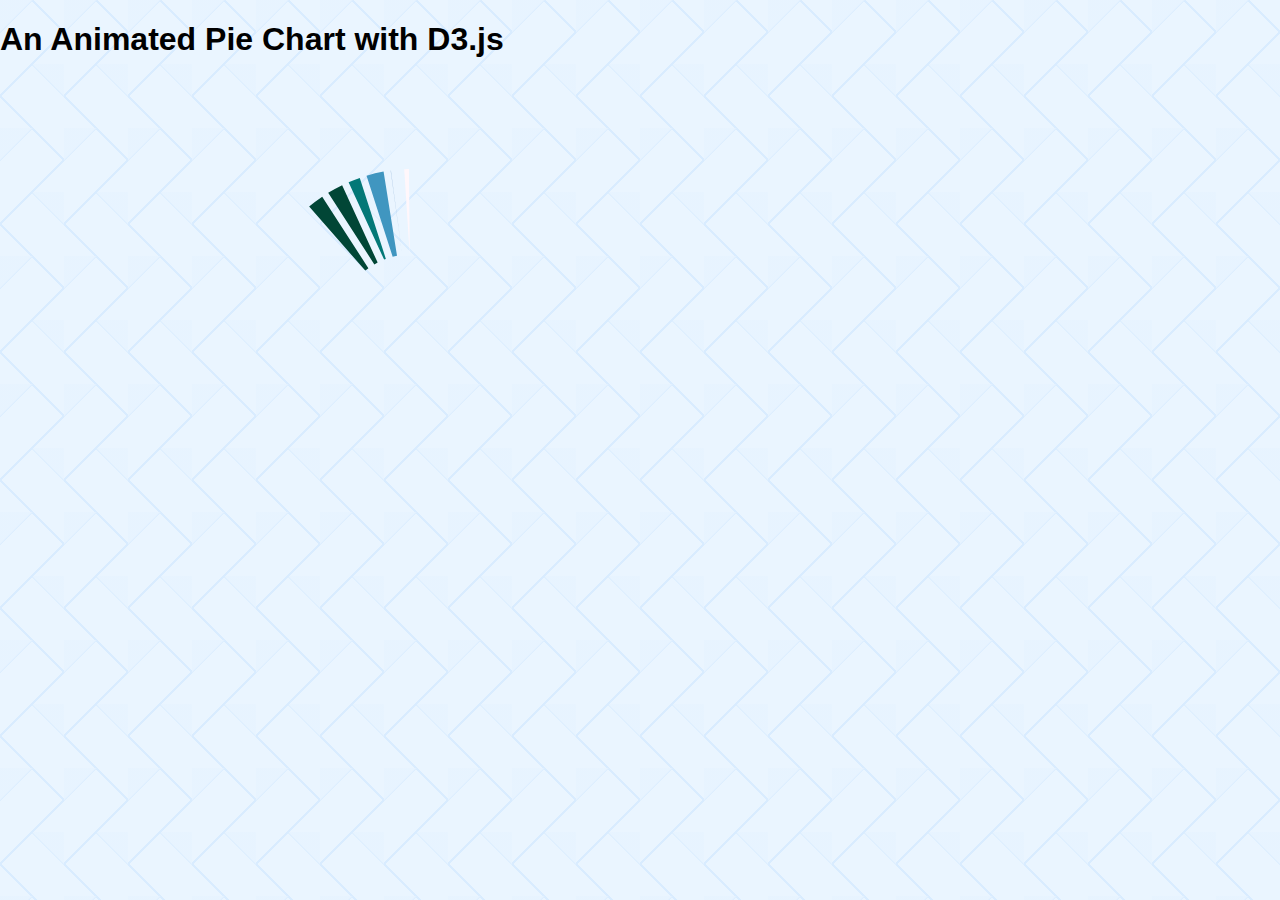
<file: a001/index.html>
<!DOCTYPE html>
<html>

<head>
    <title>An Animated Pie Chart with D3.js</title>
    <meta charset="utf-8">
    <meta http-equiv="X-UA-Compatible" content="IE=edge,chrome=1">
    <meta name="description" content="Demo Project">
    <!--<meta name="viewport" content="width=device-width, initial-scale=1">-->
    <link rel="stylesheet" type="text/css" href="../common/css/pure-min.v.1.0.0.css">
    <link rel="stylesheet" type="text/css" href="css/style.css">
    <!-- Global site tag (gtag.js) - Google Analytics -->
    <script async src="https://www.googletagmanager.com/gtag/js?id=UA-126458658-1"></script>
    <script>
        window.dataLayer = window.dataLayer || [];
        function gtag() { dataLayer.push(arguments); }
        gtag('js', new Date());

        gtag('config', 'UA-126458658-1');
    </script>

</head>

<body>
    <h1>An Animated Pie Chart with D3.js</h1>
    <div id="visualization">
        <svg id="canvas1"></svg>
    </div>
    <script src="../common/js/lib/d3.v4.min.js"></script>
    <script src='../common/js/lib/d3-scale-chromatic.v1.min.js'></script>
    <script src="js/draw_canvas1.js"></script>
    <script>
        (function () {
            show();
        })();
    </script>
</body>

</html>
</file>
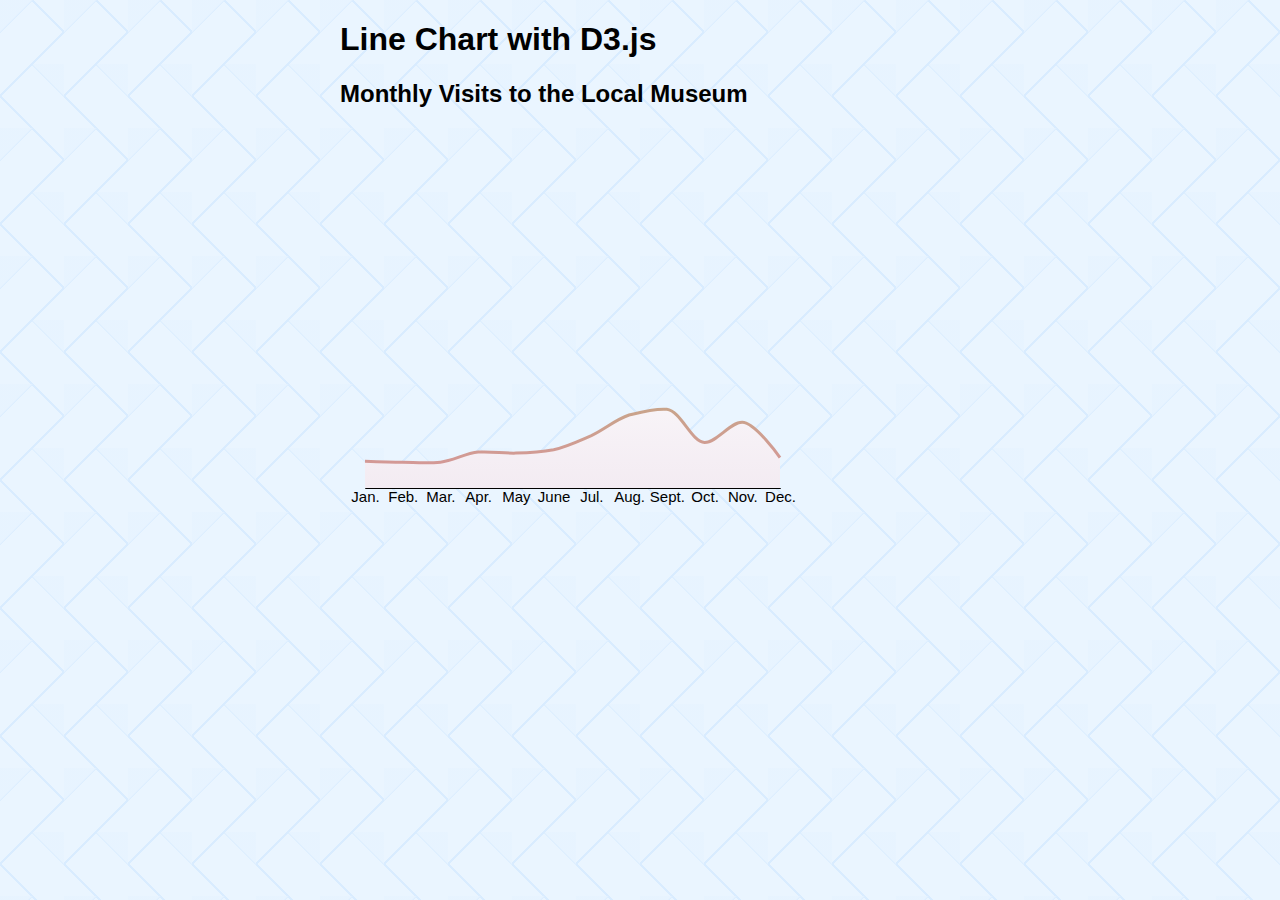
<file: a002/index.html>
<!DOCTYPE html>
<html>

<head>
    <title>Line Chart with D3.js</title>
    <meta charset="utf-8">
    <meta http-equiv="X-UA-Compatible" content="IE=edge,chrome=1">
    <meta name="description" content="Demo Project">
    <!--<meta name="viewport" content="width=device-width, initial-scale=1">-->
    <link rel="stylesheet" type="text/css" href="../common/css/pure-min.v.1.0.0.css">
    <link rel="stylesheet" type="text/css" href="css/style.css">
    <!-- Global site tag (gtag.js) - Google Analytics -->
    <script async src="https://www.googletagmanager.com/gtag/js?id=UA-126458658-1"></script>
    <script>
        window.dataLayer = window.dataLayer || [];
        function gtag() { dataLayer.push(arguments); }
        gtag('js', new Date());

        gtag('config', 'UA-126458658-1');
    </script>
    <style>
        @media only screen and (min-width: 960px) {
            .resp {
                margin: auto;
                width: 50%;
            }
        }

        @media only screen and (max-width: 960px) and (min-width: 600px) {
            .resp {
                margin: auto;
                width: 78%;
            }
        }
    </style>
</head>

<body>
    <div class="resp">
        <h1>Line Chart with D3.js</h1>
        <h2>Monthly Visits to the Local Museum</h2>
        <div id="visualization">
            <svg id="canvas1"></svg>
        </div>
    </div>
    <script src="../common/js/lib/d3.v4.min.js"></script>
    <script src="js/draw_canvas1.js"></script>
    <script>
        (function () {
            show();
        })();
    </script>
</body>

</html>
</file>
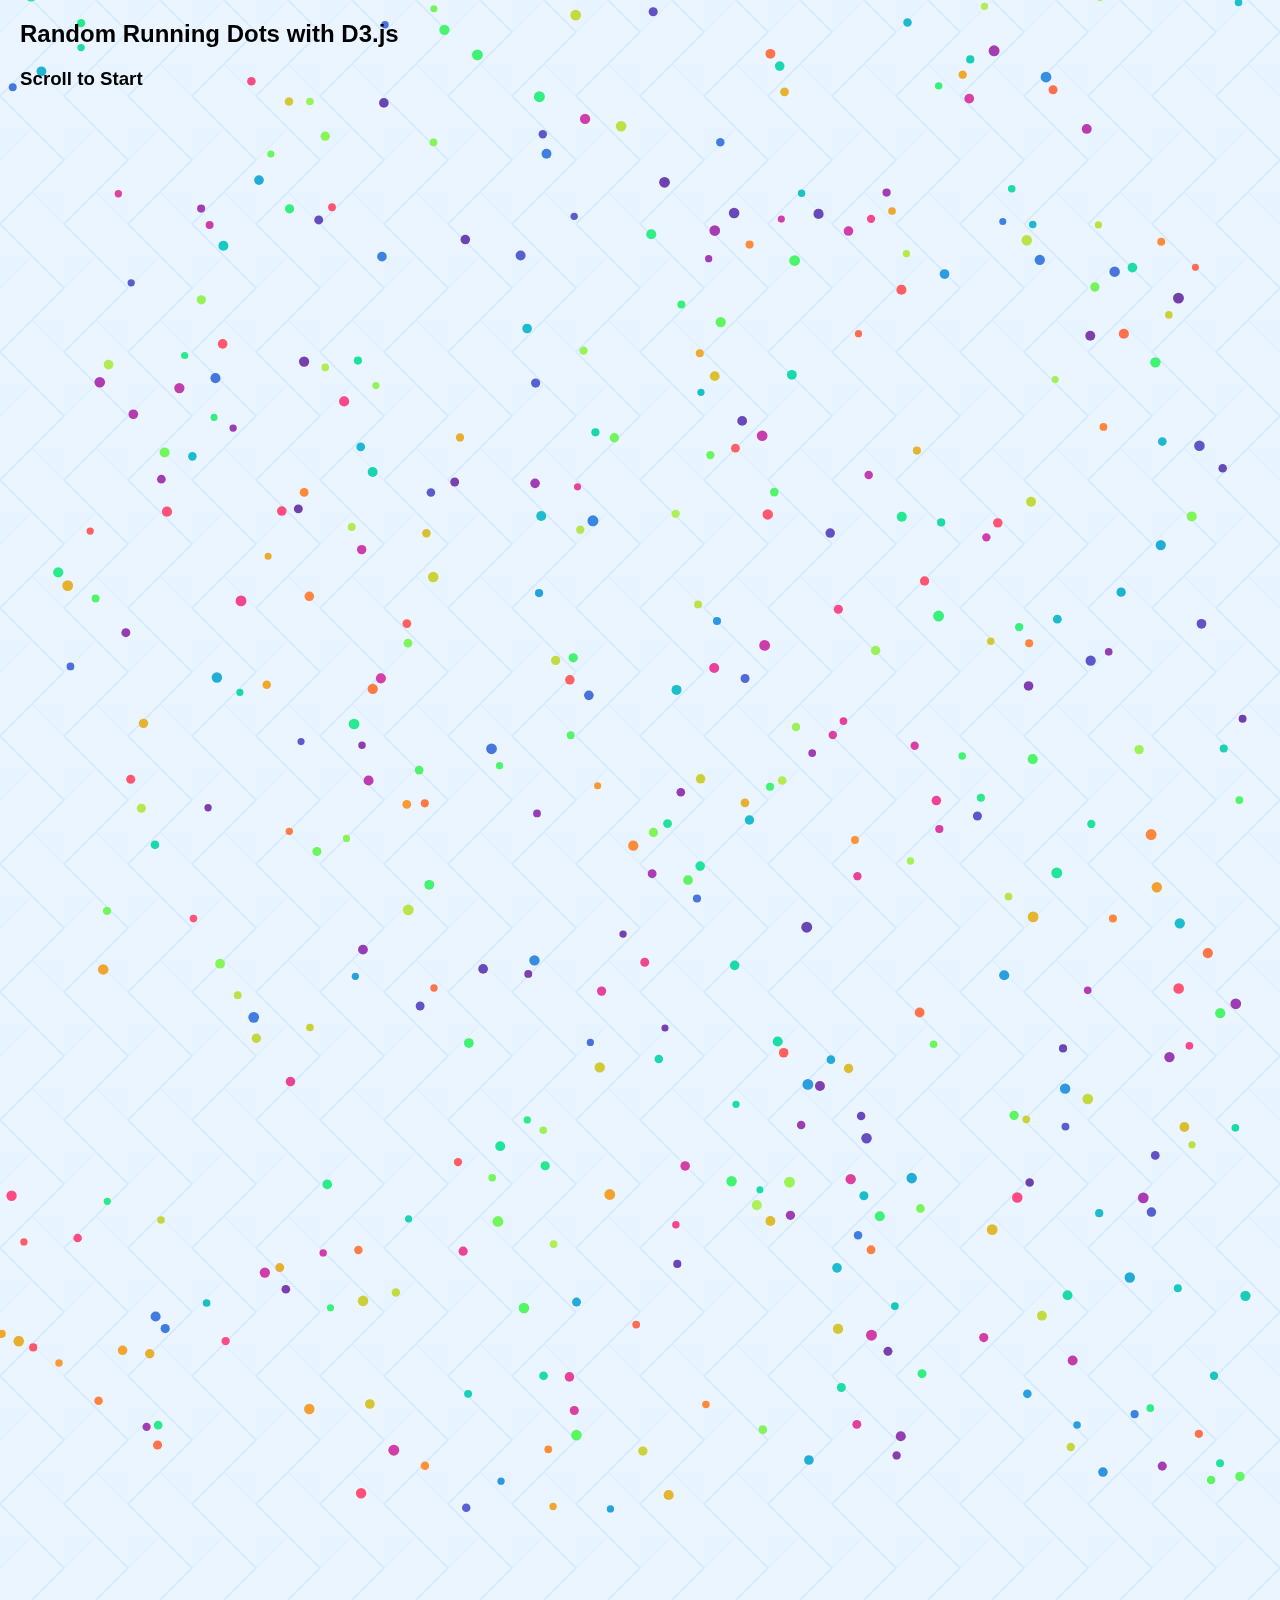
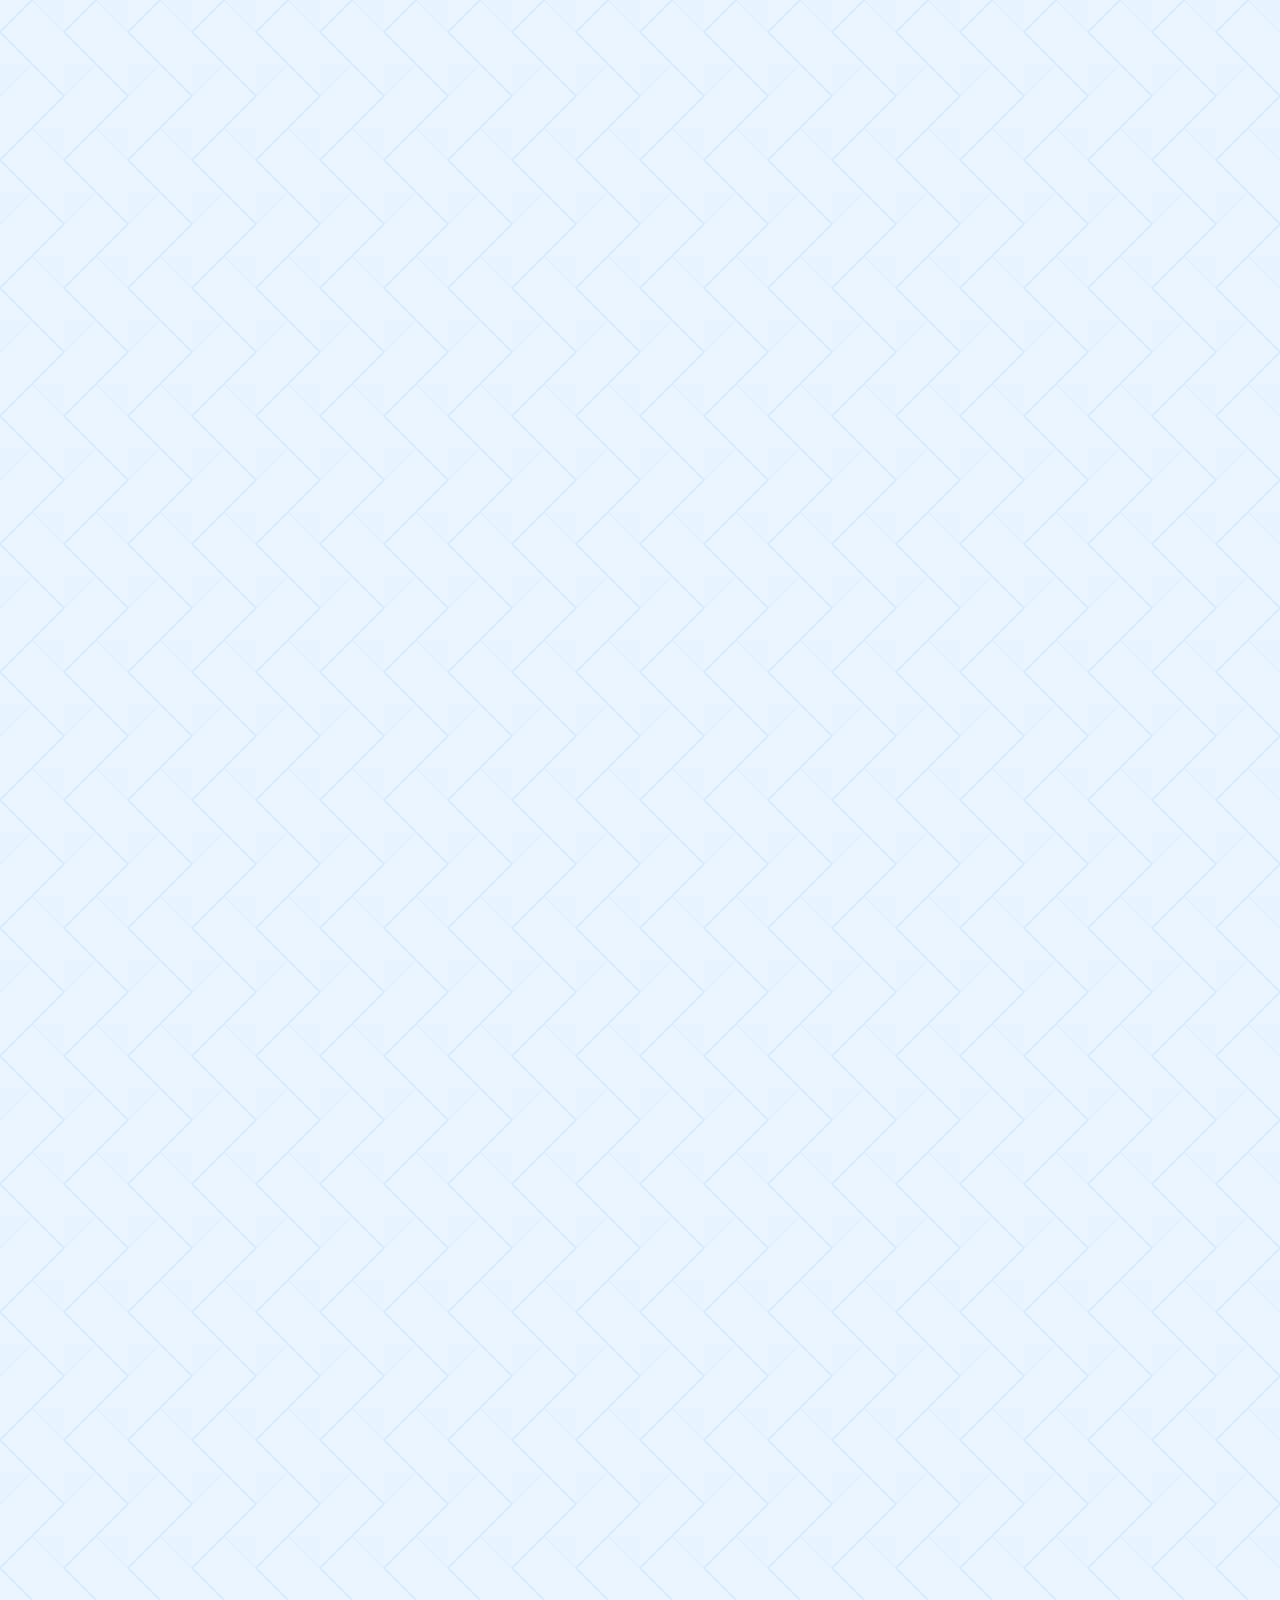
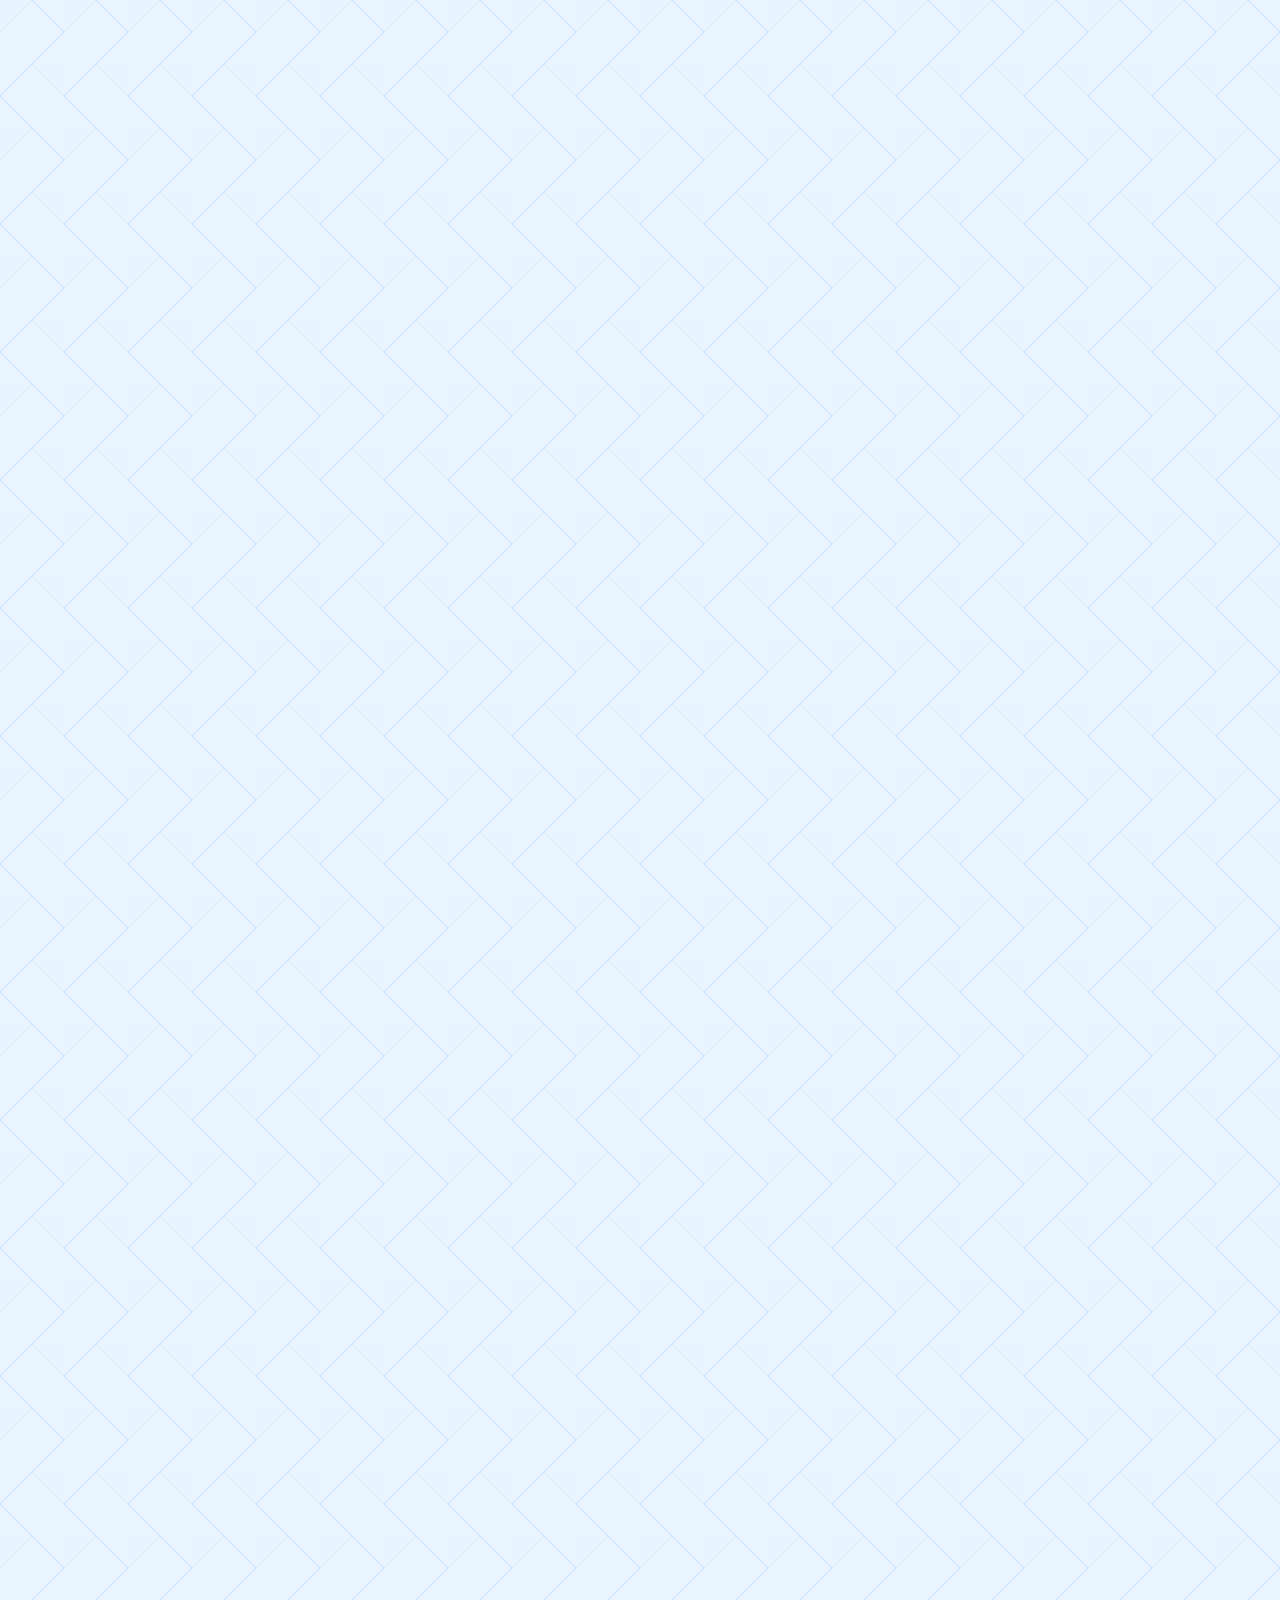
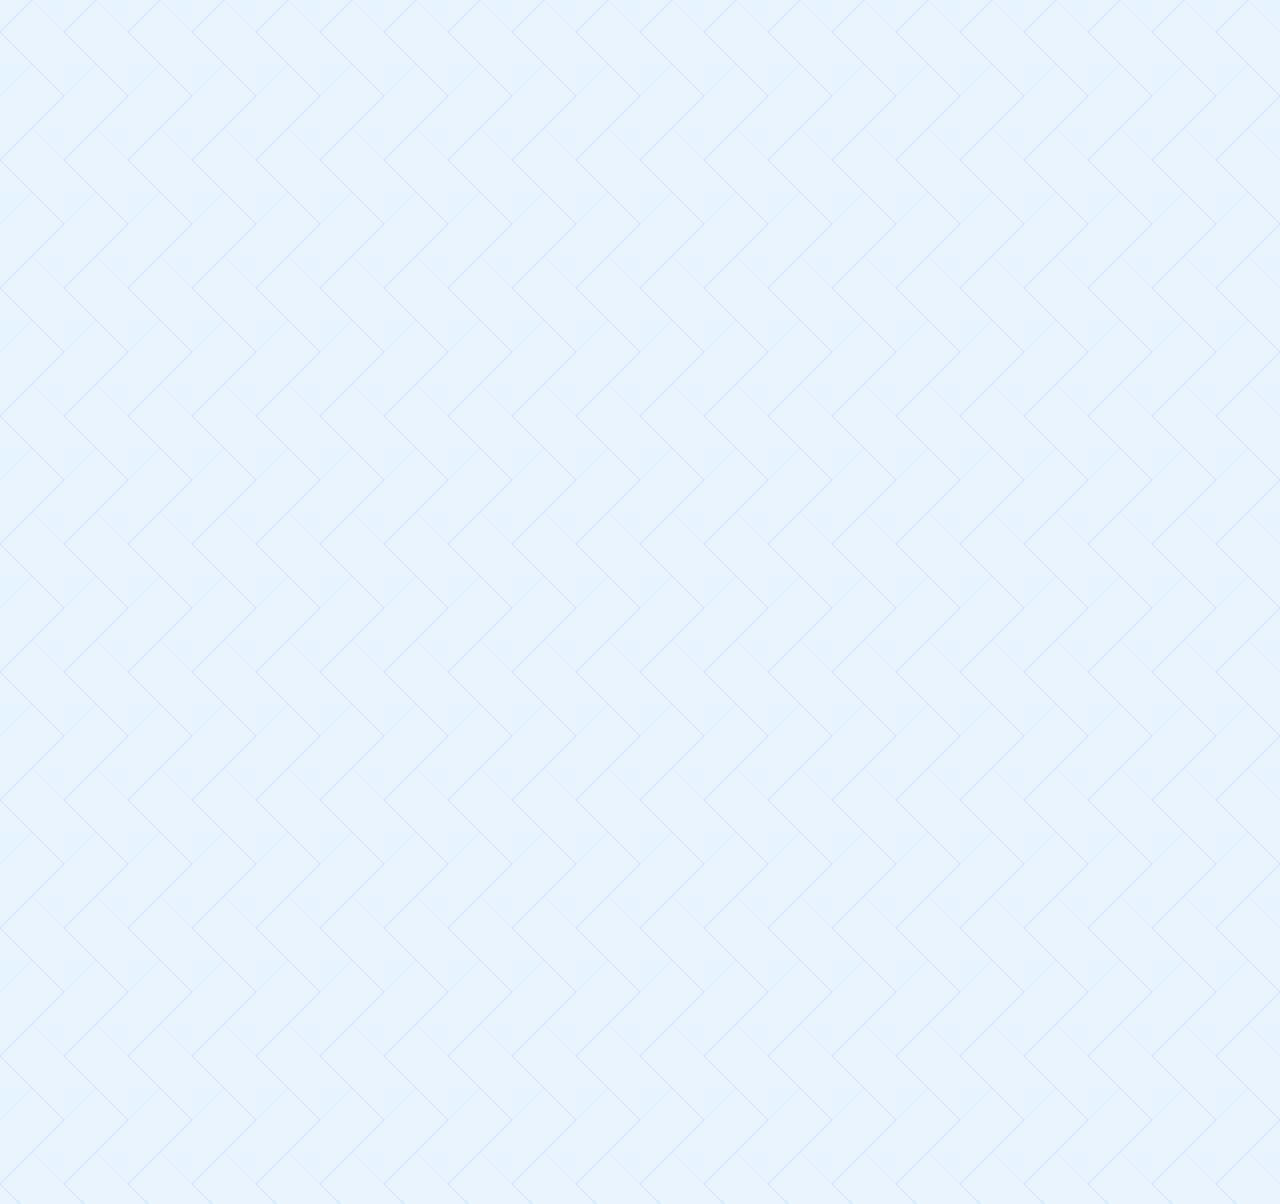
<file: a003/index.html>
<!DOCTYPE html>
<html>

<head>
    <title>Random Running Dots with D3.js</title>
    <meta charset="utf-8">
    <meta http-equiv="X-UA-Compatible" content="IE=edge,chrome=1">
    <meta name="description" content="Demo Project">
    <meta name="viewport" content="width=device-width, initial-scale=1">
    <link rel="stylesheet" type="text/css" href="../common/css/pure-min.v.1.0.0.css">
    <link rel="stylesheet" type="text/css" href="css/style.css">
    <!-- Global site tag (gtag.js) - Google Analytics -->
    <script async src="https://www.googletagmanager.com/gtag/js?id=UA-126458658-1"></script>
    <script>
        window.dataLayer = window.dataLayer || [];
        function gtag() { dataLayer.push(arguments); }
        gtag('js', new Date());

        gtag('config', 'UA-126458658-1');
    </script>
</head>

<body>
    <div class="head">
        <div class="notes">
            <h2>Random Running Dots with D3.js</h2>
            <h3>Scroll to Start</h3>
        </div>
    </div>
    <div class="resp">
        <div id="visualization">
            <svg id="canvas1"></svg>
        </div>
    </div>
    <script src="../common/js/lib/d3.v4.min.js"></script>
    <script src="js/draw_svg1.js"></script>
    <script>
        (function () {
            show();
        })();
    </script>
</body>

</html>
</file>
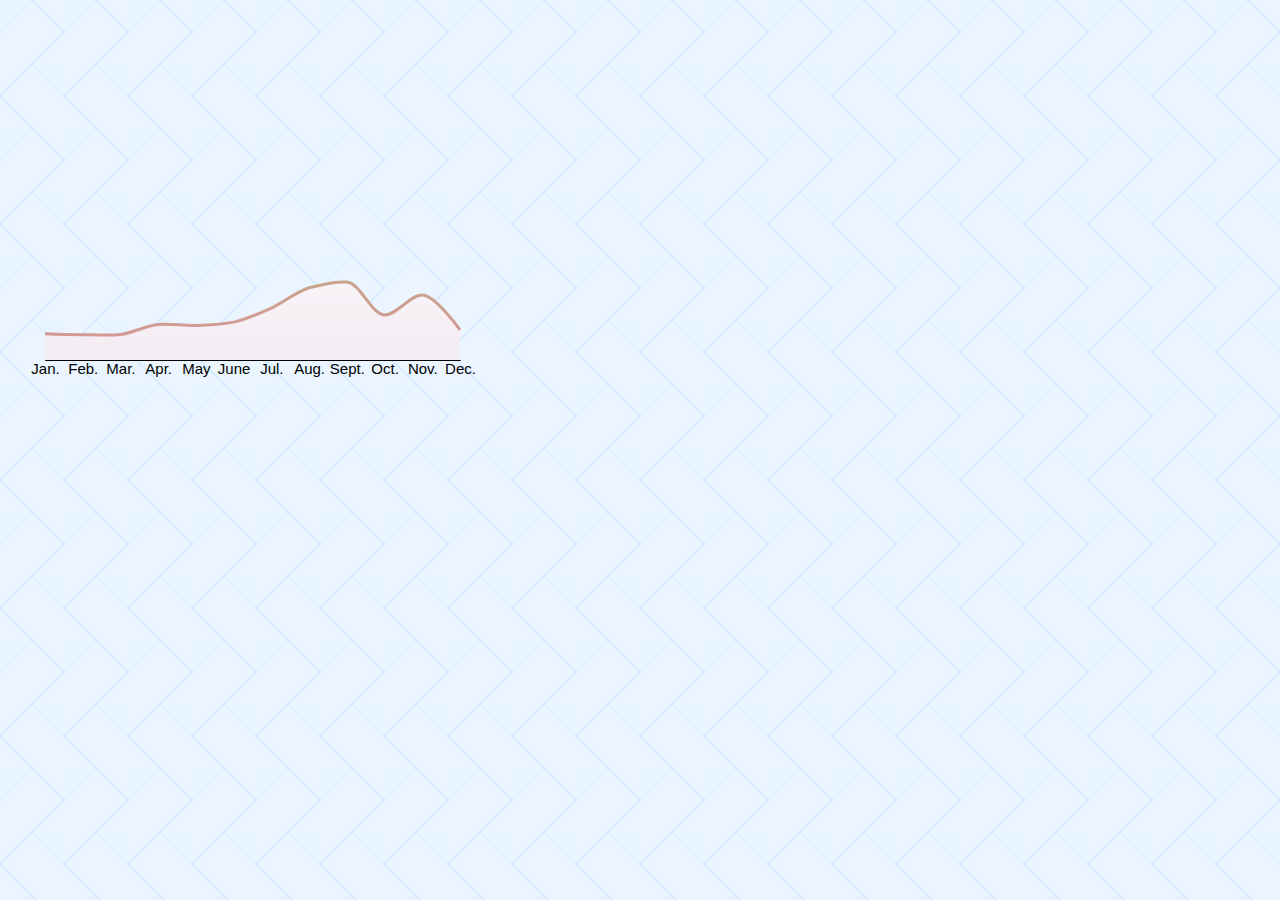
<file: a002/viz.html>
<!DOCTYPE html>
<html>

<head>
    <title>Line Chart with D3.js</title>
    <meta charset="utf-8">
    <meta http-equiv="X-UA-Compatible" content="IE=edge,chrome=1">
    <meta name="description" content="Demo Project">
    <!--<meta name="viewport" content="width=device-width, initial-scale=1">-->
    <link rel="stylesheet" type="text/css" href="css/style.css">
    <style>
        body {
            margin: 0;
            padding: 0;
        }
    </style>
</head>

<body>
    <div id="visualization">
        <svg id="canvas1"></svg>
    </div>
    <script src="../common/js/lib/d3.v4.min.js"></script>
    <script src="js/draw_canvas1.js"></script>
    <script>
        (function () {
            show();
        })();
    </script>
</body>

</html>
</file>
<file: a001/css/style.css>
body {
  background: linear-gradient(
      135deg,
      #e7f3ffdd 22px,
      #e7f3ffdd 22px,
      #d9ecff 24px,
      transparent 24px,
      transparent 67px,
      #d9ecff 67px,
      #d9ecff 69px,
      transparent 69px
    ),
    linear-gradient(
        225deg,
        #e7f3ffdd 22px,
        #e7f3ffdd 22px,
        #d9ecff 24px,
        transparent 24px,
        transparent 67px,
        #d9ecff 67px,
        #d9ecff 69px,
        transparent 69px
      )
      0 64px;
  background-color: #e7f3ffdd;
  background-size: 64px 128px;
}
</file>
<file: a002/css/style.css>
h1,
h2 {
  padding-left: 20px;
}

body {
  background: linear-gradient(
      135deg,
      #e7f3ffdd 22px,
      #e7f3ffdd 22px,
      #d9ecff 24px,
      transparent 24px,
      transparent 67px,
      #d9ecff 67px,
      #d9ecff 69px,
      transparent 69px
    ),
    linear-gradient(
        225deg,
        #e7f3ffdd 22px,
        #e7f3ffdd 22px,
        #d9ecff 24px,
        transparent 24px,
        transparent 67px,
        #d9ecff 67px,
        #d9ecff 69px,
        transparent 69px
      )
      0 64px;
  background-color: #e7f3ffdd;
  background-size: 64px 128px;
}
</file>
<file: a003/css/style.css>
h1,
h2,
h3 {
  padding-left: 20px;
}

div.notes {
  margin-left: auto;
  margin-right: auto;
  width: 95vw;
}

div.head {
  position: fixed;
  top: 0;
  width: 95vw;
}

div.resp,
div.visualization,
svg {
  margin-left: 0;
  margin-right: 0;
  width: 98vw;
}

body {
  padding: 0;
  margin: 0;
  background: linear-gradient(
      135deg,
      #e7f3ffdd 22px,
      #e7f3ffdd 22px,
      #d9ecff 24px,
      transparent 24px,
      transparent 67px,
      #d9ecff 67px,
      #d9ecff 69px,
      transparent 69px
    ),
    linear-gradient(
        225deg,
        #e7f3ffdd 22px,
        #e7f3ffdd 22px,
        #d9ecff 24px,
        transparent 24px,
        transparent 67px,
        #d9ecff 67px,
        #d9ecff 69px,
        transparent 69px
      )
      0 64px;
  background-color: #e7f3ffdd;
  background-size: 64px 128px;
}
</file>
